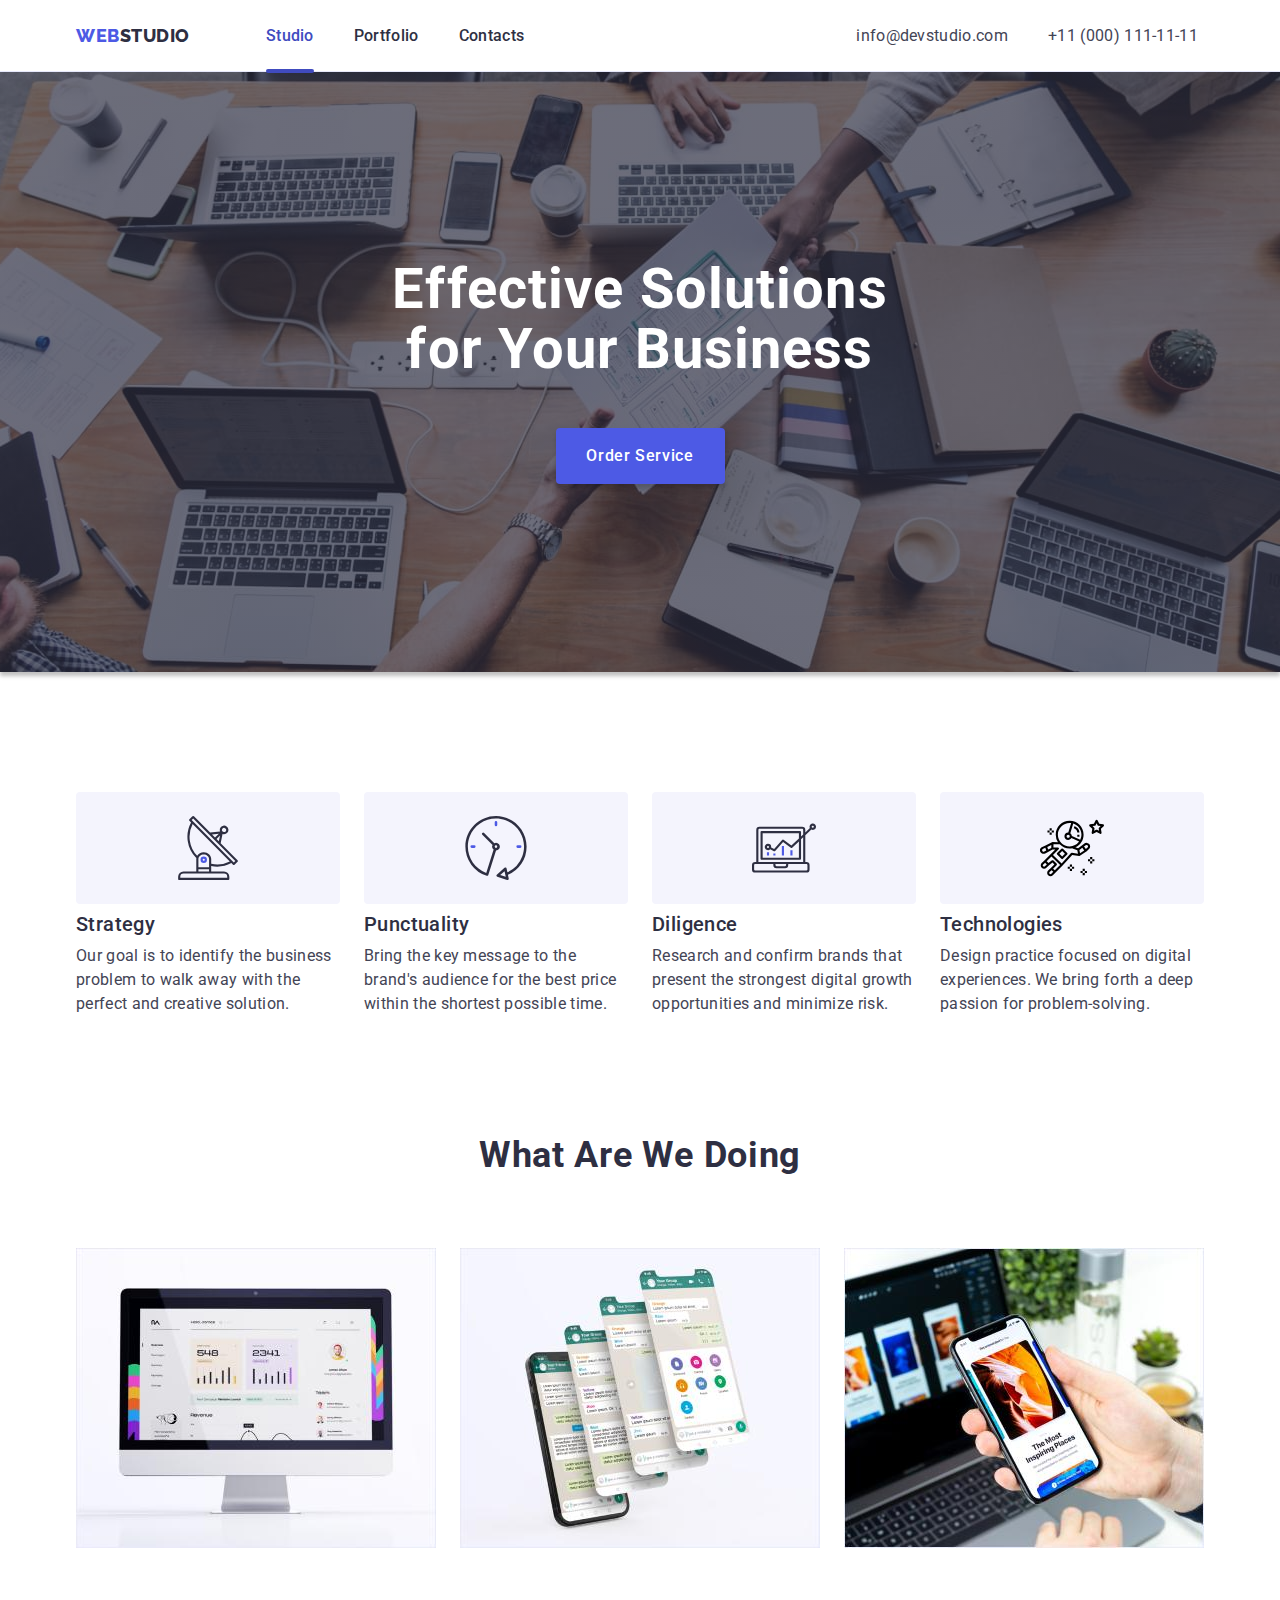
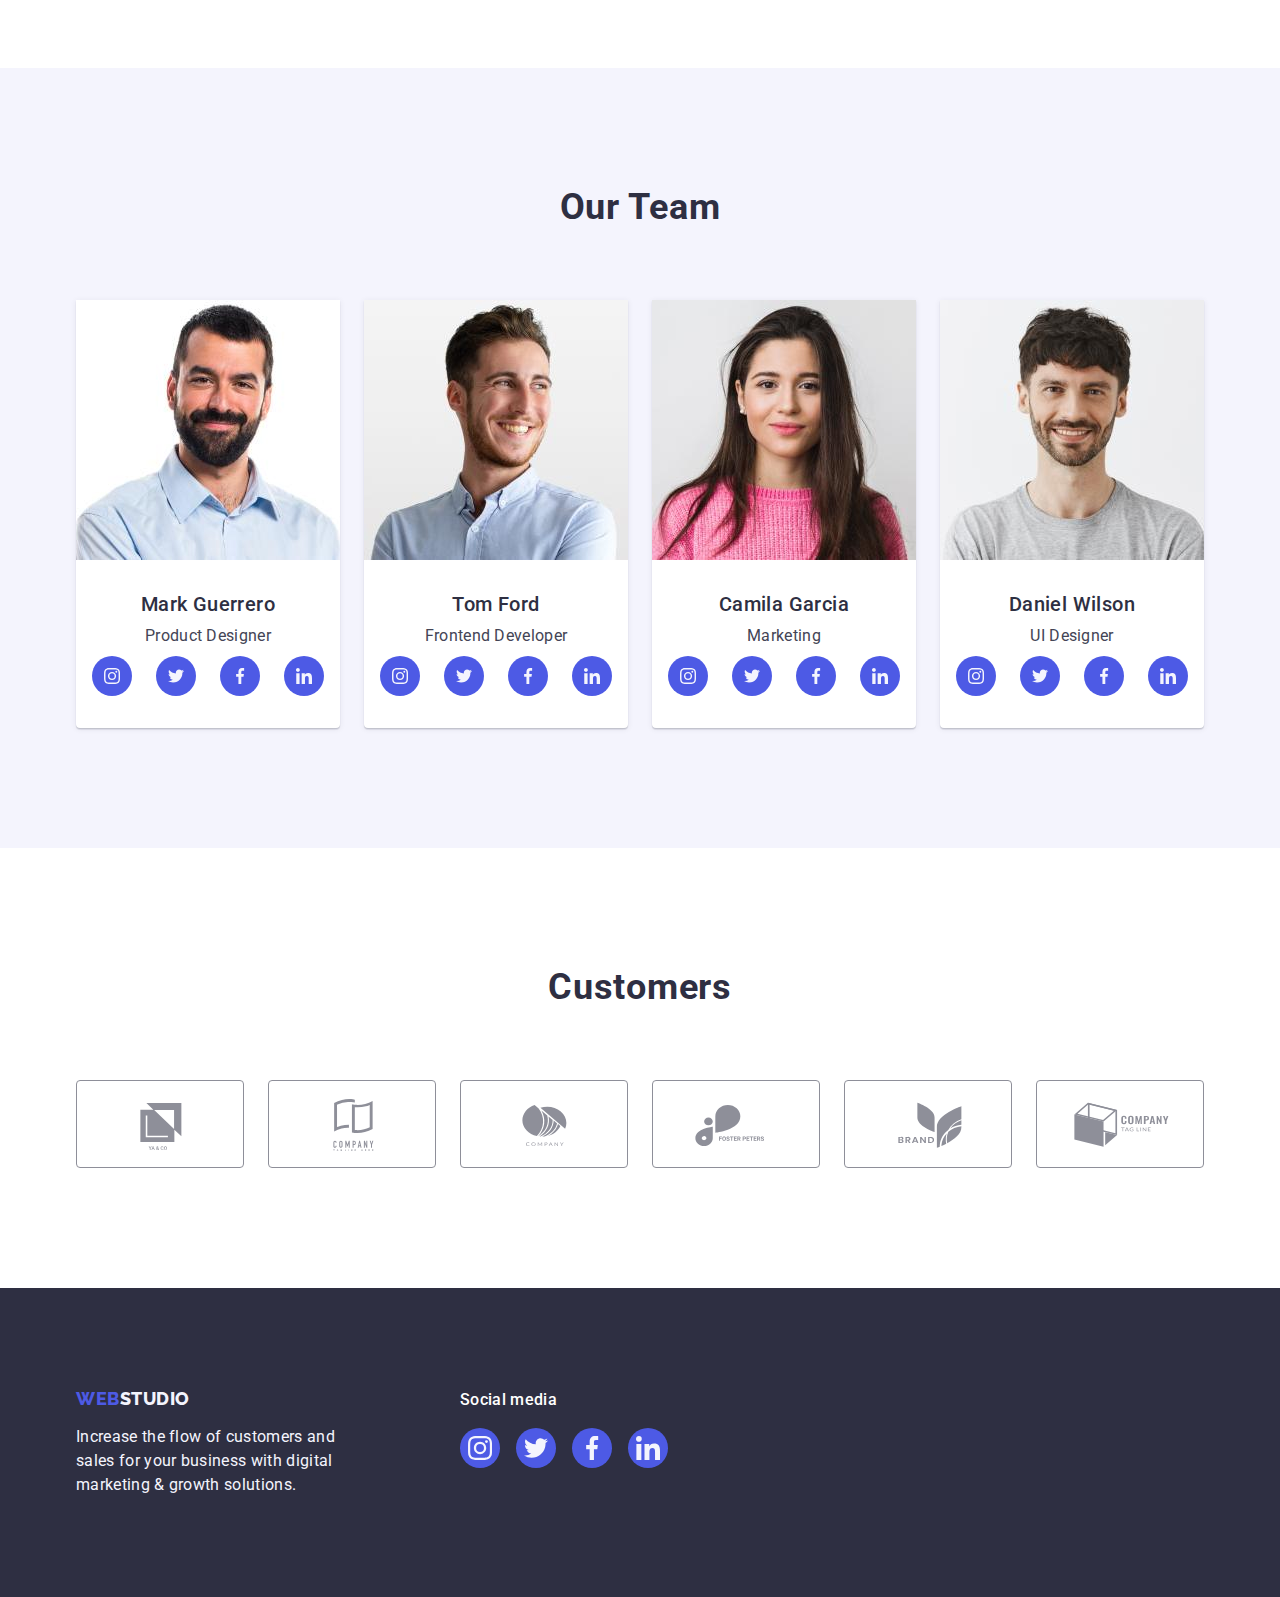
<file: index.html>
<!DOCTYPE html>
<html lang="en">
  <head>
    <meta charset="UTF-8" />
    <meta http-equiv="X-UA-Compatible" content="IE=edge" />
    <meta name="viewport" content="width=device-width, initial-scale=1.0" />

    <title>Document</title>
    <link rel="preconnect" href="https://fonts.googleapis.com" />
    <link rel="preconnect" href="https://fonts.gstatic.com" crossorigin />
    <link
      href="https://fonts.googleapis.com/css2?family=Raleway:wght@800&family=Roboto:wght@400;500;700&display=swap"
      rel="stylesheet"
    />
    <!-- <link rel="stylesheet" href="./css/modern-normalize.css" /> -->
    <link
      rel="stylesheet"
      href="https://cdnjs.cloudflare.com/ajax/libs/modern-normalize/1.0.0/modern-normalize.min.css"
    />
    <link rel="stylesheet" href="./css/styles.css" />
  </head>

  <body>
    <!--!!!!!!!!!!!!!!!!!!!!!!!!!!!!!!!!!!! heder !!!!!!!!!!!!!!!!!!!!!!!!!!!!!!!!!!!!!!!!!!!!!!!!!!!-->
    <header class="header">
      <!-- <div class="nav-div"> -->
      <!-- <nav > -->
      <div class="header-div container">
        <nav class="nav-header">
          <!-- logo -->
          <a href="./index.html" class="link header-logo">
            Web<span class="logo-right">Studio</span></a
          >
          <!-- list -->
          <!-- <div class="header-nav-div"> -->
          <ul class="list-nav list">
            <!-- <ul >  -->
            <li class="item-nav">
              <a href="./index.html" class="link-header link header-activ"
                >Studio</a
              >
            </li>
            <li class="item-nav">
              <a href="./portfolio.html" class="link-header link">Portfolio</a>
            </li>
            <li class="item-nav">
              <a href="" class="link-header link">Contacts</a>
            </li>
          </ul>
          <!-- </div> -->
        </nav>
        <address class="address">
          <ul class="address-list list">
            <li class="address-item">
              <a href="mailto:info@devstudio.com" class="link-addr link"
                >info@devstudio.com</a
              >
            </li>
            <li class="address-item">
              <a href="tel:+110001111111" class="link-addr link"
                >+11 (000) 111-11-11</a
              >
            </li>
          </ul>
        </address>
      </div>
      <!-- </div> -->
    </header>
    <main>
      <!--!!!!!!!!!!!!!!!!!!!!!!!!!!!!!!!!!!!section1 main (hero)-!!!!!!!!!!!!!!!!!!!!!!!!!!!!!!!!!!!!!!!!!!!!!!!!!!!-->
      <section class="hero">
        <div class="div-hero container">
          <h1 class="hero-title">Effective Solutions for Your Business</h1>
          <button type="button" class="btn-hero" data-modal-open>
            Order Service
          </button>
        </div>
      </section>

      <!--!!!!!!!!!!!!!!!!!!!!!!!!!!!!!!!!!!!section2 Features!!!!!!!!!!!!!!!!!!!!!!!!!!!!!!!!!!!!!!!!!!!!!!!!!!!-->

      <section class="about">
        <div class="div-about container">
          <h2 hidden class="visually-hidden">Features</h2>
          <ul class="list-about list">
            <li class="about-item">
              <!--  -->
              <div class="about_item-icon-div">
                <svg class="about-svg" width="64" height="64">
                  <use href="./images/icons.svg#antena"></use>
                  <!-- <use href="./images/svg.svg#icon-antenna"></use>  -->
                </svg>
              </div>

              <h3 class="header-three">Strategy</h3>
              <p class="about-text">
                Our goal is to identify the business problem to walk away with
                the perfect and creative solution.
              </p>
            </li>
            <li class="about-item">
              <div class="about_item-icon-div">
                <svg class="about-svg" width="64" height="64">
                  <use href="./images/icons.svg#clock"></use>
                </svg>
              </div>
              <h3 class="header-three">Punctuality</h3>
              <p class="about-text">
                Bring the key message to the brand's audience for the best price
                within the shortest possible time.
              </p>
            </li>
            <li class="about-item">
              <div class="about_item-icon-div">
                <svg class="about-svg" width="64" height="64">
                  <use href="./images/icons.svg#diagram"></use>
                </svg>
              </div>
              <h3 class="header-three">Diligence</h3>
              <p class="about-text">
                Research and confirm brands that present the strongest digital
                growth opportunities and minimize risk.
              </p>
            </li>
            <li class="about-item">
              <div class="about_item-icon-div">
                <svg class="about-svg" width="64" height="64">
                  <use href="./images/icons.svg#astronaut"></use>
                </svg>
              </div>
              <h3 class="header-three">Technologies</h3>
              <p class="about-text">
                Design practice focused on digital experiences. We bring forth a
                deep passion for problem-solving.
              </p>
            </li>
          </ul>
        </div>
      </section>
      <!--!!!!!!!!!!!!!!!!!!!!!!!!!!!!!!!!!!!section3 What are we doing!!!!!!!!!!!!!!!!!!!!!!!!!!!!!!!!!!!!!!!!!!!!!!!!!!!-->
      <section class="wedoing">
        <div class="div-wedoing container">
          <h2 class="header-two">What are we doing</h2>
          <ul class="list-wedoing list">
            <li class="wedoing-item">
              <img
                src="./images/section3/monitor.jpg"
                alt="monitor"
                width="360"
              />
            </li>
            <li class="wedoing-item">
              <img
                src="./images/section3/screentel.jpg"
                alt="screenshot telephon"
                width="360"
              />
            </li>
            <li class="wedoing-item">
              <img
                src="./images/section3/mostinspirienplace.jpg"
                alt="The most inspirien place"
                width="360"
              />
            </li>
          </ul>
        </div>
      </section>
      <!--!!!!!!!!!!!!!!!!!!!!!!!!!!!!!!!!!!!section4 You team!!!!!!!!!!!!!!!!!!!!!!!!!!!!!!!!!!!!!!!!!!!!!!!!!!!-->
      <section class="section-ourteam">
        <div class="div-ourteam container">
          <h2 class="header-two">Our Team</h2>
          <ul class="list-ourteam list">
            <li class="ourteam-list-item">
              <img
                class="ourteam-img"
                src="./images/section4/markguerrero.jpg"
                alt="Photo Mark Guerrero"
                width="264"
              />
              <div class="ourteam-name">
                <h3 class="header-three">Mark Guerrero</h3>
                <p class="ourteam-paragraf">Product Designer</p>
                <!-- !!!!!!!!!!!-ПОЧАТОК контактів  соц мережах для 1  учасника команди!!!!!!!!!!!!!!!!! -->
                <ul class="socialnet-list list">
                  <li class="socialnet-item">
                    <a
                      href="https://www.instagram.com/"
                      class="social-link"
                      target="_blank"
                      rel="noopener noreferrer"
                    >
                      <svg class="socialnet-svg" width="16" height="16">
                        <use
                          class="socialnet-icon"
                          href="./images/icons.svg#instagram"
                        ></use>
                      </svg>
                    </a>
                  </li>
                  <li class="socialnet-item">
                    <a
                      href="https://twitter.com/"
                      class="social-link"
                      target="_blank"
                      rel="noopener noreferrer"
                    >
                      <svg class="socialnet-svg" width="16" height="16">
                        <use
                          class="socialnet-icon"
                          href="./images/icons.svg#twitter"
                        ></use>
                      </svg>
                    </a>
                  </li>
                  <li class="socialnet-item">
                    <a
                      href="https://www.facebook.com/"
                      class="social-link"
                      target="_blank"
                      rel="noopener noreferrer"
                    >
                      <svg class="socialnet-svg" width="16" height="16">
                        <use
                          class="socialnet-icon"
                          href="./images/icons.svg#facebook"
                        ></use>
                      </svg>
                    </a>
                  </li>
                  <li class="socialnet-item">
                    <a
                      href="https://www.linkedin.com/"
                      class="social-link"
                      target="_blank"
                      rel="noopener noreferrer"
                    >
                      <svg class="socialnet-svg" width="16" height="16">
                        <use
                          class="socialnet-icon"
                          href="./images/icons.svg#linkedin"
                        ></use>
                      </svg>
                    </a>
                  </li>
                </ul>
              </div>
              <!-- !!!!!!!!!!!- КІНЕЦЬ контактів в   соц мережах для 1  учасника команди!!!!!!!!!!!!!!!!! -->
            </li>
            <li class="ourteam-list-item">
              <img
                class="ourteam-img"
                src="./images/section4/tomford.jpg"
                alt="Photo Tom Ford"
                width="264"
              />
              <div class="ourteam-name">
                <h3 class="header-three">Tom Ford</h3>
                <p class="ourteam-paragraf">Frontend Developer</p>
                <!-- !!!!!!!!!!!-ПОЧАТОК контактів  соц мережах для 2 учасника команди!!!!!!!!!!!!!!!!! -->
                <ul class="socialnet-list list">
                  <li class="socialnet-item">
                    <a
                      href="https://www.instagram.com/"
                      class="social-link"
                      target="_blank"
                      rel="noopener noreferrer"
                    >
                      <svg class="socialnet-svg" width="16" height="16">
                        <use
                          class="socialnet-icon"
                          href="./images/icons.svg#instagram"
                        ></use>
                      </svg>
                    </a>
                  </li>
                  <li class="socialnet-item">
                    <a
                      href="https://twitter.com/"
                      class="social-link"
                      target="_blank"
                      rel="noopener noreferrer"
                    >
                      <svg class="socialnet-svg" width="16" height="16">
                        <use
                          class="socialnet-icon"
                          href="./images/icons.svg#twitter"
                        ></use>
                      </svg>
                    </a>
                  </li>
                  <li class="socialnet-item">
                    <a
                      href="https://www.facebook.com/"
                      class="social-link"
                      target="_blank"
                      rel="noopener noreferrer"
                    >
                      <svg class="socialnet-svg" width="16" height="16">
                        <use
                          class="socialnet-icon"
                          href="./images/icons.svg#facebook"
                        ></use>
                      </svg>
                    </a>
                  </li>
                  <li class="socialnet-item">
                    <a
                      href="https://www.linkedin.com/"
                      class="social-link"
                      target="_blank"
                      rel="noopener noreferrer"
                    >
                      <svg class="socialnet-svg" width="16" height="16">
                        <use
                          class="socialnet-icon"
                          href="./images/icons.svg#linkedin"
                        ></use>
                      </svg>
                    </a>
                  </li>
                </ul>
                <!-- !!!!!!!!!!!- КІНЕЦЬ контактів в   соц мережах для 2  учасника команди!!!!!!!!!!!!!!!!! -->
              </div>
            </li>

            <li class="ourteam-list-item">
              <img
                class="ourteam-img"
                src="./images/section4/camilagrcia.jpg"
                alt="Photo Camila Garcia"
                width="264"
              />
              <div class="ourteam-name">
                <h3 class="header-three">Camila Garcia</h3>
                <p class="ourteam-paragraf">Marketing</p>

                <!-- !!!!!!!!!!!-ПОЧАТОК контактів  соц мережах для 3  учасника команди!!!!!!!!!!!!!!!!! -->
                <ul class="socialnet-list list">
                  <li class="socialnet-item">
                    <a
                      href="https://www.instagram.com/"
                      class="social-link"
                      target="_blank"
                      rel="noopener noreferrer"
                    >
                      <svg class="socialnet-svg" width="16" height="16">
                        <use
                          class="socialnet-icon"
                          href="./images/icons.svg#instagram"
                        ></use>
                      </svg>
                    </a>
                  </li>
                  <li class="socialnet-item">
                    <a
                      href="https://twitter.com/"
                      class="social-link"
                      target="_blank"
                      rel="noopener noreferrer"
                    >
                      <svg class="socialnet-svg" width="16" height="16">
                        <use
                          class="socialnet-icon"
                          href="./images/icons.svg#twitter"
                        ></use>
                      </svg>
                    </a>
                  </li>
                  <li class="socialnet-item">
                    <a
                      href="https://www.facebook.com/"
                      class="social-link"
                      target="_blank"
                      rel="noopener noreferrer"
                    >
                      <svg class="socialnet-svg" width="16" height="16">
                        <use
                          class="socialnet-icon"
                          href="./images/icons.svg#facebook"
                        ></use>
                      </svg>
                    </a>
                  </li>
                  <li class="socialnet-item">
                    <a
                      href="https://www.linkedin.com/"
                      class="social-link"
                      target="_blank"
                      rel="noopener noreferrer"
                    >
                      <svg class="socialnet-svg" width="16" height="16">
                        <use
                          class="socialnet-icon"
                          href="./images/icons.svg#linkedin"
                        ></use>
                      </svg>
                    </a>
                  </li>
                </ul>

                <!-- !!!!!!!!!!!- КІНЕЦЬ контактів в   соц мережах для 3  учасника команди!!!!!!!!!!!!!!!!! -->
              </div>
            </li>
            <li class="ourteam-list-item">
              <img
                class="ourteam-img"
                src="./images/section4/danielwilson.jpg"
                alt="Photo Daniel Wilson"
                width="264"
              />
              <div class="ourteam-name">
                <h3 class="header-three">Daniel Wilson</h3>
                <p class="ourteam-paragraf">UI Designer</p>

                <!-- !!!!!!!!!!!-ПОЧАТОК контактів  соц мережах для 4  учасника команди!!!!!!!!!!!!!!!!! -->

                <ul class="socialnet-list list">
                  <li class="socialnet-item">
                    <a
                      href="https://www.instagram.com/"
                      class="social-link"
                      target="_blank"
                      rel="noopener noreferrer"
                    >
                      <svg class="socialnet-svg" width="16" height="16">
                        <use
                          class="socialnet-icon"
                          href="./images/icons.svg#instagram"
                        ></use>
                      </svg>
                    </a>
                  </li>
                  <li class="socialnet-item">
                    <a
                      href="https://twitter.com/"
                      class="social-link"
                      target="_blank"
                      rel="noopener noreferrer"
                    >
                      <svg class="socialnet-svg" width="16" height="16">
                        <use
                          class="socialnet-icon"
                          href="./images/icons.svg#twitter"
                        ></use>
                      </svg>
                    </a>
                  </li>
                  <li class="socialnet-item">
                    <a
                      href="https://www.facebook.com/"
                      class="social-link"
                      target="_blank"
                      rel="noopener noreferrer"
                    >
                      <svg class="socialnet-svg" width="16" height="16">
                        <use
                          class="socialnet-icon"
                          href="./images/icons.svg#facebook"
                        ></use>
                      </svg>
                    </a>
                  </li>
                  <li class="socialnet-item">
                    <a
                      href="https://www.linkedin.com/"
                      class="social-link"
                      target="_blank"
                      rel="noopener noreferrer"
                    >
                      <svg class="socialnet-svg" width="16" height="16">
                        <use
                          class="socialnet-icon"
                          href="./images/icons.svg#linkedin"
                        ></use>
                      </svg>
                    </a>
                  </li>
                </ul>
                <!-- !!!!!!!!!!!- КІНЕЦЬ контактів в   соц мережах для 4  учасника команди!!!!!!!!!!!!!!!!! -->
              </div>
            </li>
          </ul>
        </div>
      </section>
      <!--!!!!!!!!!!!!!!!!!!!!!!!!!!!!!!!!!!!  section5 Customers  !!!!!!!!!!!!!!!!!!!!!!!!!!!!!!!!!!!!!!!!!!!!!!!!!!-->
      <section class="sectoin-customers">
        <div class="customers-div container">
          <h2 class="header-two header-customers">Customers</h2>

          <ul class="customers-list list">
            <li class="customers-item">
              <a href="" class="customers-link">
                <svg class="customers-svg" width="104" height="56">
                  <use
                    class="customers-icon"
                    href="./images/icons.svg#logo1"
                  ></use>
                </svg>
              </a>
            </li>

            <li class="customers-item">
              <a href="" class="customers-link">
                <svg class="customers-svg" width="104" height="56">
                  <use
                    class="customers-icon"
                    href="./images/icons.svg#logo2"
                  ></use>
                </svg>
              </a>
            </li>

            <li class="customers-item">
              <a href="" class="customers-link">
                <svg class="customers-svg" width="104" height="56">
                  <use
                    class="customers-icon"
                    href="./images/icons.svg#logo3"
                  ></use>
                </svg>
              </a>
            </li>

            <li class="customers-item">
              <a href="" class="customers-link">
                <svg class="customers-svg" width="104" height="56">
                  <use
                    class="customers-icon"
                    href="./images/icons.svg#logo4"
                  ></use>
                </svg>
              </a>
            </li>

            <li class="customers-item">
              <a href="" class="customers-link">
                <svg class="customers-svg" width="104" height="56">
                  <use
                    class="customers-icon"
                    href="./images/icons.svg#logo5"
                  ></use>
                </svg>
              </a>
            </li>

            <li class="customers-item">
              <a href="" class="customers-link">
                <svg class="customers-svg" width="104" height="56">
                  <use
                    class="customers-icon"
                    href="./images/icons.svg#logo6"
                  ></use>
                </svg>
              </a>
            </li>
          </ul>
        </div>
      </section>
    </main>

    <!--!!!!!!!!!!!!!!!!!!!!!!!!!!!!!!!!!!! footer !!!!!!!!!!!!!!!!!!!!!!!!!!!!!!!!!!!!!!!!!!!!!!!!-->
    <footer class="footer">
      <div class="footer-div container">
        <div class="footerleft-div">
          <a href="./index.html" class="link footer-logo">
            Web<span class="logo-right-footer">Studio</span></a
          >
          <p class="footer-paragraph">
            Increase the flow of customers and sales for your business with
            digital marketing & growth solutions.
          </p>
        </div>
        <div class="footerright-div">
          <p class="footer-social-paragraph">Social media</p>

          <!-- !!!!!!!!!!!-ПОЧАТОК контактів  соц мережах для футера !!!!!!!!!!!!!!!!! -->
          <ul class="footer-socialnet-list list">
            <li class="socialnet-item">
              <a
                href="https://www.instagram.com/"
                class="social-link"
                target="_blank"
                rel="noopener noreferrer"
              >
                <svg class="socialnet-svg" width="24" height="24">
                  <use
                    class="socialnet-icon"
                    href="./images/icons.svg#instagram"
                  ></use>
                </svg>
              </a>
            </li>
            <li class="socialnet-item">
              <a
                href="https://www.twitter.com/"
                class="social-link"
                target="_blank"
                rel="noopener noreferrer"
              >
                <svg class="socialnet-svg" width="24" height="24">
                  <use
                    class="socialnet-icon"
                    href="./images/icons.svg#twitter"
                  ></use>
                </svg>
              </a>
            </li>
            <li class="socialnet-item">
              <a
                href="https://www.facebook.com/"
                class="social-link"
                target="_blank"
                rel="noopener noreferrer"
              >
                <svg class="socialnet-svg" width="24" height="24">
                  <use
                    class="socialnet-icon"
                    href="./images/icons.svg#facebook"
                  ></use>
                </svg>
              </a>
            </li>
            <li class="socialnet-item">
              <a
                href="https://www.linkedin.com/"
                class="social-link"
                target="_blank"
                rel="noopener noreferrer"
              >
                <svg class="socialnet-svg" width="24" height="24">
                  <use
                    class="socialnet-icon"
                    href="./images/icons.svg#linkedin"
                  ></use>
                </svg>
              </a>
            </li>
          </ul>

          <!-- !!!!!!!!!!! КІНЕЦЬ контактів в   соц мережах для футера!!!!!!!!!!!!!!!!! -->
        </div>
      </div>
    </footer>

    <!--!!!!!!!!!!!!!!!!!!!!!!!!!!!!!!!!!!! modal window !!!!!!!!!!!!!!!!!!!!!!!!!!!!!!!!!!!!!!!-->
    <div class="backdrop is-hidden" data-modal>
      <div class="modal">
        <button type="button" class="close-modwin-btn" data-modal-close>
          <svg class="close-modwin-icon" width="8" height="8">
            <use href="./images/icons.svg#close-btn"></use>
          </svg>
        </button>
      </div>
    </div>
    <!-- !!!!! JavaScript !!!!!!!! -->
    <script src="./js/modal.js"></script>
  </body>
</html>
</file>
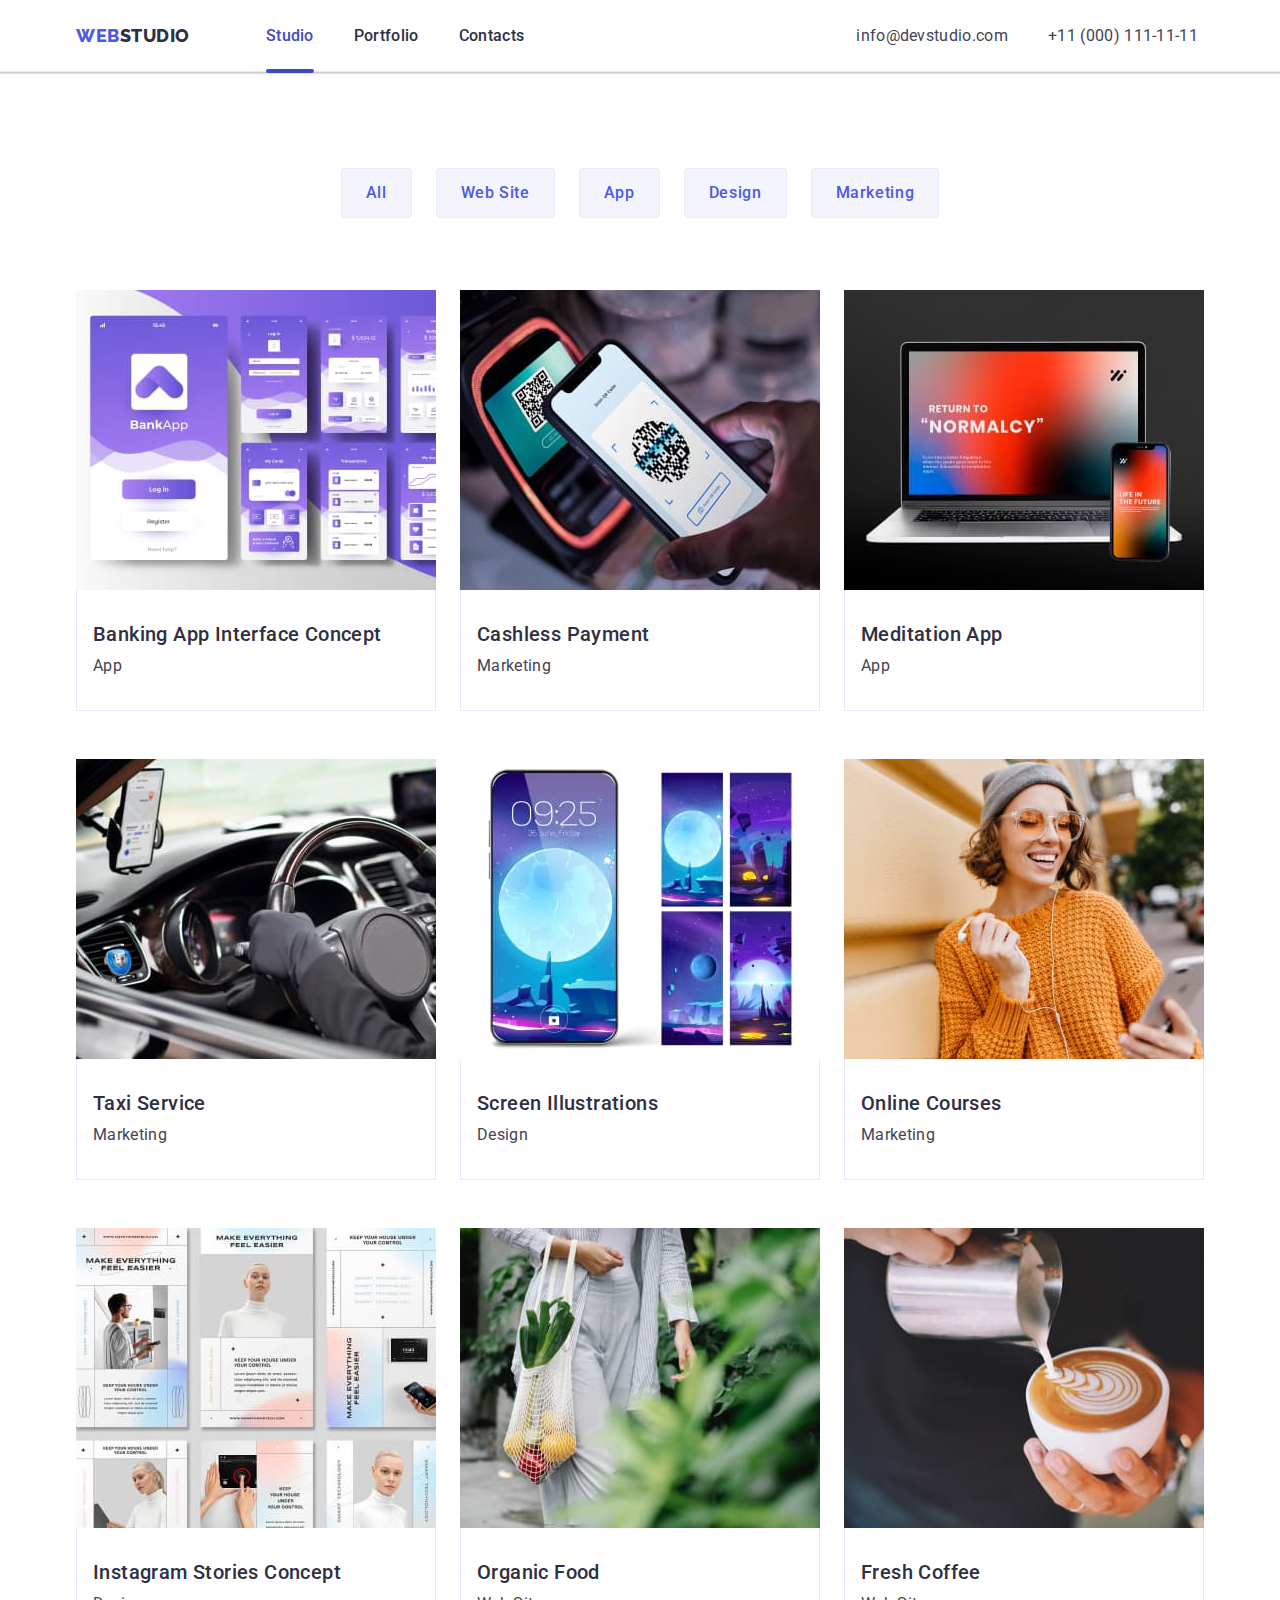
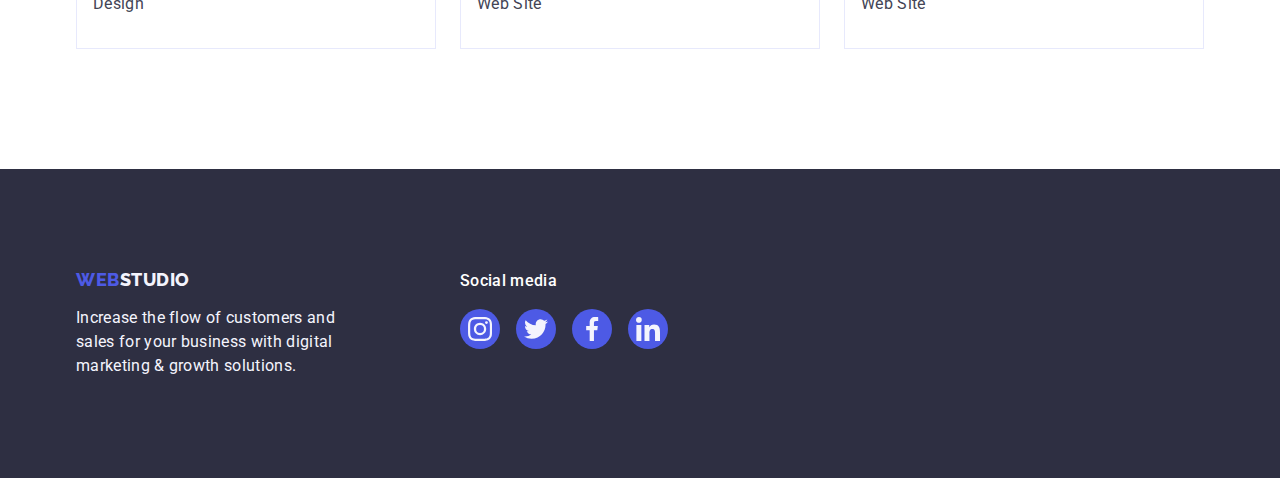
<file: portfolio.html>
<!DOCTYPE html>
<html lang="en">
  <head>
    <meta charset="UTF-8" />
    <meta http-equiv="X-UA-Compatible" content="IE=edge" />
    <meta name="viewport" content="width=device-width, initial-scale=1.0" />
    <title>Document</title>
    <link rel="preconnect" href="https://fonts.googleapis.com" />
    <link rel="preconnect" href="https://fonts.gstatic.com" crossorigin />
    <link
      href="https://fonts.googleapis.com/css2?family=Raleway:wght@800&family=Roboto:wght@400;500;700&display=swap"
      rel="stylesheet"
    />
    <!-- <link rel="stylesheet" href="./css/modern-normalize.css" /> -->
    <link
      rel="stylesheet"
      href="https://cdnjs.cloudflare.com/ajax/libs/modern-normalize/1.0.0/modern-normalize.min.css"
    />
    <link rel="stylesheet" href="./css/styles.css" />
  </head>
  <body>
    <!--!!!!!!!!!!!!!!!!!!!!!!!!!!!!!!!! heder !!!!!!!!!!!!!!!!!!!!!!!!!!!!!!!!!!!!!-->
    <header class="header">
      <!-- <div class="nav-div"> -->
      <!-- <nav > -->
      <div class="header-div container">
        <nav class="nav-header">
          <!-- logo -->
          <a href="./index.html" class="link header-logo">
            Web<span class="logo-right">Studio</span></a
          >
          <!-- list -->
          <!-- <div class="header-nav-div"> -->
          <ul class="list-nav list">
            <!-- <ul >  -->
            <li class="item-nav">
              <a href="./index.html" class="link-header link header-activ"
                >Studio</a
              >
            </li>
            <li class="item-nav">
              <a href="./portfolio.html" class="link-header link">Portfolio</a>
            </li>
            <li class="item-nav">
              <a href="" class="link-header link">Contacts</a>
            </li>
          </ul>
          <!-- </div> -->
        </nav>
        <address class="address">
          <ul class="address-list list">
            <li class="address-item">
              <a href="mailto:info@devstudio.com" class="link-addr link"
                >info@devstudio.com</a
              >
            </li>
            <li class="address-item">
              <a href="tel:+110001111111" class="link-addr link"
                >+11 (000) 111-11-11</a
              >
            </li>
          </ul>
        </address>
      </div>
      <!-- </div> -->
    </header>
    <main>
      <!--!!!!!!!!!!!!!!!!!!!!!!!!!!!!!!!!!!!section works !!!!!!!!!!!!!!!!!!!!!!!!!!!!!!!!!!!!!!!-->
      <section class="works">
        <div class="div-works container">
          <!-- <h1 class="visually-hidden">List of work</h1> -->
          <h1 hidden class="visually-hidden">List of work</h1>
          <!-- <h2 class="visually-hidden">Type of Works and filter</h2> -->
          <ul class="list-btnfiltr list">
            <li class="btn-item">
              <button type="button" class="btn">All</button>
            </li>
            <li class="btn-item">
              <button type="button" class="btn">Web Site</button>
            </li>
            <li class="btn-item">
              <button type="button" class="btn">App</button>
            </li>
            <li class="btn-item">
              <button type="button" class="btn">Design</button>
            </li>
            <li class="btn-item">
              <button type="button" class="btn">Marketing</button>
            </li>
          </ul>

          <ul class="list-works list">
            <li class="works-item">
              <a href="" class="link-works link">
                <div class="works-thumb">
                  <img
                    src="./images/section5/Banking.jpg"
                    alt="Banking App Interface Concept"
                    class="img-works"
                  />

                  <!-- <div class="works-overlay"> -->
                  <p class="works-overlay-txt">
                    14 Stylish and User-Friendly App Design Concepts · Task
                    Manager App · Calorie Tracker App · Exotic Fruit Ecommerce
                    App · Cloud Storage App
                  </p>
                  <!-- </div> -->
                </div>

                <div class="works-text">
                  <h2 class="header-two-portfolio">
                    Banking App Interface Concept
                  </h2>
                  <p class="kidworks-paragr">App</p>
                </div>
              </a>
            </li>

            <li class="works-item">
              <a href="" class="link-works link">
                <div class="works-thumb">
                  <img
                    src="./images/section5/Cashless.jpg"
                    alt="Cashless Payment"
                    class="img-works"
                  />
                  <!-- <div class="works-overlay"> -->
                  <p class="works-overlay-txt">
                    14 Stylish and User-Friendly App Design Concepts · Task
                    Manager App · Calorie Tracker App · Exotic Fruit Ecommerce
                    App · Cloud Storage App
                  </p>
                  <!-- </div> -->
                </div>

                <div class="works-text">
                  <h2 class="header-two-portfolio">Cashless Payment</h2>
                  <p class="kidworks-paragr">Marketing</p>
                </div>
              </a>
            </li>
            <li class="works-item">
              <a href="" class="link-works link">
                <div class="works-thumb">
                  <img
                    src="./images/section5/Meditation.jpg"
                    alt="Meditation App"
                    class="img-works"
                  />
                  <!-- <div class="works-overlay"> -->
                  <p class="works-overlay-txt">
                    14 Stylish and User-Friendly App Design Concepts · Task
                    Manager App · Calorie Tracker App · Exotic Fruit Ecommerce
                    App · Cloud Storage App
                  </p>
                  <!-- </div> -->
                </div>

                <div class="works-text">
                  <h2 class="header-two-portfolio">Meditation App</h2>
                  <p class="kidworks-paragr">App</p>
                </div>
              </a>
            </li>
            <li class="works-item">
              <a href="" class="link-works link">
                <div class="works-thumb">
                  <img
                    src="./images/section5/Taxi.jpg"
                    alt="Taxi Service "
                    class="img-works"
                  />
                  <!-- <div class="works-overlay"> -->
                  <p class="works-overlay-txt">
                    14 Stylish and User-Friendly App Design Concepts · Task
                    Manager App · Calorie Tracker App · Exotic Fruit Ecommerce
                    App · Cloud Storage App
                  </p>
                  <!-- </div> -->
                </div>

                <div class="works-text">
                  <h2 class="header-two-portfolio">Taxi Service</h2>
                  <p class="kidworks-paragr">Marketing</p>
                </div>
              </a>
            </li>
            <li class="works-item">
              <a href="" class="link-works link">
                <div class="works-thumb">
                  <img
                    src="./images/section5/ScreenIllustr.jpg"
                    alt="Screen Illustrations"
                    class="img-works"
                  />
                  <!-- <div class="works-overlay">-->
                  <p class="works-overlay-txt">
                    14 Stylish and User-Friendly App Design Concepts · Task
                    Manager App · Calorie Tracker App · Exotic Fruit Ecommerce
                    App · Cloud Storage App
                  </p>
                  <!-- </div> -->
                </div>

                <div class="works-text">
                  <h2 class="header-two-portfolio">Screen Illustrations</h2>
                  <p class="kidworks-paragr">Design</p>
                </div>
              </a>
            </li>
            <li class="works-item">
              <a href="" class="link-works link">
                <div class="works-thumb">
                  <img
                    src="./images/section5/Courses.jpg"
                    alt="Online Courses"
                    class="img-works"
                  />
                  <!-- <div class="works-overlay"> -->
                  <p class="works-overlay-txt">
                    14 Stylish and User-Friendly App Design Concepts · Task
                    Manager App · Calorie Tracker App · Exotic Fruit Ecommerce
                    App · Cloud Storage App
                  </p>
                  <!-- </div> -->
                </div>

                <div class="works-text">
                  <h2 class="header-two-portfolio">Online Courses</h2>
                  <p class="kidworks-paragr">Marketing</p>
                </div>
              </a>
            </li>
            <li class="works-item">
              <a href="" class="link-works link">
                <div class="works-thumb">
                  <img
                    src="./images/section5/StoriesConcept.jpg"
                    alt="Instagram Stories Concept"
                    class="img-works"
                  />
                  <!-- <div class="works-overlay"> -->
                  <p class="works-overlay-txt">
                    14 Stylish and User-Friendly App Design Concepts · Task
                    Manager App · Calorie Tracker App · Exotic Fruit Ecommerce
                    App · Cloud Storage App
                  </p>
                  <!-- </div> -->
                </div>

                <div class="works-text">
                  <h2 class="header-two-portfolio">
                    Instagram Stories Concept
                  </h2>
                  <p class="kidworks-paragr">Design</p>
                </div>
              </a>
            </li>
            <li class="works-item">
              <a href="" class="link-works link">
                <div class="works-thumb">
                  <img
                    src="./images/section5/FoodOrganic.jpg"
                    alt="Organic Food"
                    class="img-works"
                  />
                  <!-- <div class="works-overlay"> -->
                  <p class="works-overlay-txt">
                    14 Stylish and User-Friendly App Design Concepts · Task
                    Manager App · Calorie Tracker App · Exotic Fruit Ecommerce
                    App · Cloud Storage App
                  </p>
                  <!-- </div> -->
                </div>

                <div class="works-text">
                  <h2 class="header-two-portfolio">Organic Food</h2>
                  <p class="kidworks-paragr">Web Site</p>
                </div>
              </a>
            </li>
            <li class="works-item">
              <a href="" class="link-works link">
                <div class="works-thumb">
                  <img
                    src="./images/section5/Cofee.jpg"
                    alt="Fresh Coffee"
                    class="img-works"
                  />
                  <!-- <div class="works-overlay"> -->
                  <p class="works-overlay-txt">
                    14 Stylish and User-Friendly App Design Concepts · Task
                    Manager App · Calorie Tracker App · Exotic Fruit Ecommerce
                    App · Cloud Storage App
                  </p>
                  <!-- </div> -->
                </div>

                <div class="works-text">
                  <h2 class="header-two-portfolio">Fresh Coffee</h2>
                  <p class="kidworks-paragr">Web Site</p>
                </div>
              </a>
            </li>
          </ul>
        </div>
      </section>
    </main>
    <!--!!!!!!!!!!!!!!!!!!!!!!!!!!!!!!!!!!! footer !!!!!!!!!!!!!!!!!!!!!!!!!!!!!!!!!!!!!!!!!!!!!!!!-->
    <footer class="footer">
      <div class="footer-div container">
        <div class="footerleft-div">
          <a href="./index.html" class="link footer-logo">
            Web<span class="logo-right-footer">Studio</span></a
          >
          <p class="footer-paragraph">
            Increase the flow of customers and sales for your business with
            digital marketing & growth solutions.
          </p>
        </div>
        <div class="footerright-div">
          <p class="footer-social-paragraph">Social media</p>

          <!-- !!!!!!!!!!!-ПОЧАТОК контактів  соц мережах для футера !!!!!!!!!!!!!!!!! -->
          <ul class="footer-socialnet-list list">
            <li class="socialnet-item">
              <a
                href="https://www.instagram.com/"
                class="social-link"
                target="_blank"
                rel="noopener noreferrer"
              >
                <svg class="socialnet-svg" width="24" height="24">
                  <use
                    class="socialnet-icon"
                    href="./images/icons.svg#instagram"
                  ></use>
                </svg>
              </a>
            </li>
            <li class="socialnet-item">
              <a
                href="https://www.twitter.com/"
                class="social-link"
                target="_blank"
                rel="noopener noreferrer"
              >
                <svg class="socialnet-svg" width="24" height="24">
                  <use
                    class="socialnet-icon"
                    href="./images/icons.svg#twitter"
                  ></use>
                </svg>
              </a>
            </li>
            <li class="socialnet-item">
              <a
                href="https://www.facebook.com/"
                class="social-link"
                target="_blank"
                rel="noopener noreferrer"
              >
                <svg class="socialnet-svg" width="24" height="24">
                  <use
                    class="socialnet-icon"
                    href="./images/icons.svg#facebook"
                  ></use>
                </svg>
              </a>
            </li>
            <li class="socialnet-item">
              <a
                href="https://www.linkedin.com/"
                class="social-link"
                target="_blank"
                rel="noopener noreferrer"
              >
                <svg class="socialnet-svg" width="24" height="24">
                  <use
                    class="socialnet-icon"
                    href="./images/icons.svg#linkedin"
                  ></use>
                </svg>
              </a>
            </li>
          </ul>

          <!-- !!!!!!!!!!! КІНЕЦЬ контактів в   соц мережах для футера!!!!!!!!!!!!!!!!! -->
        </div>
      </div>
    </footer>
  </body>
</html>
</file>
<file: css/styles.css>
:root {
  --background-color: #ffffff;
  --body-color: #434455;
  --logocolor-left: #4d5ae5;
  --logocolor-right: #2e2f42;
  --header-color: #2e2f42;
  --text-color-active-link: #4d5ae5;
  --color-btn-hero-active: #404bbf;
  --color-btn-hero: #ffffff;
  --background-color-btn-hero: #4d5ae5;
  --background-color-btn-hero-active: #404bbf;
  --background-color-ourteam: #f4f4fd;
  --logocolor-right-footer: #f4f4fd;
  --footer-paragraf-color: #f4f4fd;
  --background-color-hero: #2e2f42;
  --color-herotitle: #ffffff;
  --heder-portfolio-color: #2e2f42;
  --color-btn-primari: #f4f4fd;
  --background-btn-primary: #4d5ae5;
  --color-btn-secondary: #ffffff;
  --background-btn-secondary: #4d5ae5;
  --color-border-hader: #e7e9fc;
  --fill-social-icon: #f4f4fd;
  --background-color-social: #4d5ae5;
  --color-social-icon: #f4f4fd;
  --background-color-social-activ: #404bbf;
  --background-color-social-footer-activ: #31d0aa;
  --background-color-customers: #8e8f99;
  /* Ocean 404bbf; */
  --background-color-customers-activ: #404bbf;
  /* ACCENT #e7e9fc */
  --background-color-btn-close: #e7e9fc;
  /* NaviBlu#2e2f42; */
  --background-color-btn-close-activ: #2e2f42;
  --backgroun-modal: #fcfcfc;

  --anim-fast: 250ms cubic-bezier(0.4, 0, 0.2, 1);
  --anim-slow: 1250ms cubic-bezier(0.4, 0, 0.2, 1);

  --header-idx: 10;
  --modal-idx: 100;
}

*,
*::after,
*::before {
  box-sizing: border-box;
}

h1,
h2,
h3,
h4,
h5,
h6,
p {
  margin: 0;
}
button {
  cursor: pointer;
}

img {
  display: block;
}

/* body - color text paragraf */
body {
  background-color: var(--background-color); /*#ffffff;*/
  color: var(--body-color); /*#434455;*/

  font-family: 'Roboto', sans-serif;
  font-style: normal;
  font-weight: 400;
  font-size: 16px;
  line-height: 1.5; /* or 150% */
  letter-spacing: 0.02em;
  margin: 0;
}
.container {
  max-width: 1158px;
  min-width: 1128px;
  padding: 0 15px 0 15px;
  margin: 0 auto;
}
.visually-hidden {
  /*cкриваємо правильно заголовки*/
  position: absolute;
  width: 1px;
  height: 1px;
  margin: -1px;
  border: 0;
  padding: 0;
  white-space: nowrap;
  clip-path: inset(100%);
  clip: rect(0 0 0 0);
  overflow: hidden;
}
.link {
  color: var(--body-color); /*#434455; */
  /* убираємо підкреслення з ссилок */
  text-decoration: none;
}

.list {
  /* крапки списків */
  list-style: none;
  padding: 0;
  margin: 0;
}
/* -----------------------------------------------heder -----------------------------------------------------*/
.header {
  z-index: var(--header-idx);
  height: 72px;
  border-bottom: 1px solid var(--color-border-hader);
  box-shadow: 0px 2px 1px rgba(46, 47, 66, 0.08),
    0px 1px 1px rgba(46, 47, 66, 0.16), 0px 1px 6px rgba(46, 47, 66, 0.08);
}
.header-div {
  display: flex;
}
.header-div.container {
  /* background-color: rgb(203, 212, 209);   */
}
.header-logo {
  display: block;
  margin-right: 76px;

  color: var(--logocolor-left); /* #4d5ae5;*/
  font-family: 'Raleway', sans-serif;
  font-weight: 800;
  font-size: 18px;
  line-height: 1.17;
  letter-spacing: 0.03em;
  text-transform: uppercase;
}
.header-logo:hover {
}

.list-nav {
  display: flex;
  padding: 0;
}

.list-nav .item {
}
.item-nav:not(:last-child) {
  margin-right: 40px;
}

.logo-right {
  color: var(--logocolor-right); /*#2e2f42*/
}

.nav-header {
  display: flex;
  align-items: center;
  margin-right: 332px;
}
nav {
  margin-top: 0;
  margin-bottom: 0;
}
.header.nav-div {
  margin-top: 0;
  margin-bottom: 0;
}

.item-nav {
}

.link-header.link {
  display: block;

  color: var(--header-color); /*2e2f42;*/
}
.link-header {
  padding-top: 24px;
  padding-bottom: 24px;
  position: relative;
  display: block;
  text-decoration: none;
  font-weight: 500;
  font-size: 16px;
  line-height: 1.5; /* or 150% */
  letter-spacing: 0.02em;
  transition: color var(--anim-fast);
}
.header-activ.link {
  color: #404bbf;
}
.link-header::after {
  content: '';
  position: absolute;
  /* bottom: 0; */
  bottom: -1px;

  display: block;
  width: 100%;
  height: 4px;
  border-radius: 2px;
}
.link-header:hover,
.link-header:focus {
  color: var(--color-btn-hero-active);
}

.header-activ::after {
  background-color: var(--background-color-social-activ);
}
/* адреса та номер телефону */
.address {
  display: flex;
  align-items: center;
  font-style: normal;
}
.address-list {
  display: flex;
  padding: 0;
}
.address-list .address-item:not(:last-child) {
  margin-right: 40px;
}

.link-addr {
  display: block;
  color: var(--body-color);
  transition: color var(--anim-fast);
}
.link-addr:hover,
.link-addr:focus {
  color: var(--color-btn-hero-active);
}

/* -----------------------main (hero) -----------------------------------------------------*/
.hero {
  background-color: var(--background-color-hero);
  max-width: 1440px;
  height: 600px;
  padding-top: 188px;
  padding-bottom: 188px;

  margin: 0 auto;
  background-image: linear-gradient(
      rgba(46, 47, 66, 0.7),
      rgba(46, 47, 66, 0.7)
    ),
    url('../images/background_hero.jpg');
  background-repeat: no-repeat;
  background-position: center;
  background-size: cover;

  box-shadow: 0px 4px 4px rgba(0, 0, 0, 0.25);
}
.overlay {
  margin: 0 auto;
  background-image: linear-gradient(
      to right,
      rgba(46, 47, 66, 0.7),
      rgba(46, 47, 66, 0.7)
    ),
    url('../images/background_hero.jpg');
  background-repeat: no-repeat;
  background-position: center;
  background-size: cover;
  box-shadow: 0px 4px 4px rgba(0, 0, 0, 0.25);
}
.div-hero {
}
.hero-title {
  max-width: 496px;
  margin-left: auto;
  margin-right: auto;
  margin-bottom: 48px;
  color: var(--color-herotitle); /*#ffffff; */
  font-weight: 700;
  font-size: 56px;
  line-height: 1.07;
  text-align: center;
  letter-spacing: 0.02em;
}
.btn-hero {
  box-sizing: border-box;
  display: block;
  margin-left: auto;
  margin-right: auto;
  height: 56px;
  min-width: 169px;
  border: none;
  box-shadow: 0px 4px 4px rgba(0, 0, 0, 0.15);
  border-radius: 4px;

  background-color: var(--background-color-btn-hero); /*#4D5AE5*/
  color: var(--color-btn-hero); /*#FFFFFF*/
  font-family: 'Roboto', sans-serif;
  font-style: normal;
  font-weight: 500;
  font-size: 16px;
  line-height: 1.5;
  letter-spacing: 0.04em;
  cursor: pointer;
  transition: background-color var(--anim-fast);
}
.btn-hero:hover,
.btn-hero:focus {
  background-color: var(--background-color-btn-hero-active);
}
/* --------------------------section2 Features---------------------------------- */
.about {
  padding: 120px 0;
}
.div-about {
}

.header-two {
  color: var(--header-color);
  font-weight: 700;
  font-size: 36px;
  line-height: 1.11;
  text-align: center;
  letter-spacing: 0.02em;
  text-transform: capitalize;
}
.header-three {
  height: 24px;
  margin-bottom: 8px;
  color: var(--header-color);
  font-weight: 500;
  font-size: 20px;
  line-height: 1.2;
  letter-spacing: 0.02em;
}
.list-about {
  display: flex;
}
.about-item {
  width: 264px;
}
.about_item-icon-div {
  display: flex;
  justify-content: center;
  align-items: center;
  background-color: var(--logocolor-right-footer);
  border-radius: 4px;
  height: 112px;
  margin-bottom: 8px;
}

.about-svg {
}

.about-item:not(:last-child) {
  margin-right: 24px;
}

.about-text {
  height: 72px;
}

/*-------------------section3 What are we doing--------------------------*/
.wedoing {
  padding-bottom: 120px;
}
.div-wedoing {
}
.wedoing .header-two {
  margin-bottom: 72px;
}
.list-wedoing {
  display: flex;
}
.wedoing-item:not(:last-child) {
  margin-right: 24px;
}

.wedoing {
}

/*--------------------section4 You team ----------------------------------------------------------------------------*/
.section-ourteam {
  background-color: var(--background-color-ourteam); /* : #F4F4FD; */

  padding-top: 120px;
  padding-bottom: 120px;
}
.div-ourteam {
}
.div-ourteam .header-two {
  margin-bottom: 72px;
}
.div-ourteam .list-ourteam {
  display: flex;
}

.ourteam-list-item {
  width: 264px;
  background-color: var(--background-color); /* #ffffff; */
  box-shadow: 0px 1px 6px rgba(46, 47, 66, 0.08),
    0px 1px 1px rgba(46, 47, 66, 0.16), 0px 2px 1px rgba(46, 47, 66, 0.08);
  border-radius: 0px 0px 4px 4px;
}
.ourteam-list-item:not(:last-child) {
  margin-right: 24px;
}
.ourteam-name {
  padding-top: 32px;
  padding-bottom: 32px;
}

.ourteam-paragraf {
  font-size: 16px;
  text-align: center;
  padding-bottom: 8px;
}
.ourteam-img {
}

.div-ourteam .header-three {
  height: 24px;
  margin-bottom: 8px;
  text-align: center;
}

.socialnet-icon-div {
  padding-left: 16px;
  padding-right: 16px;
}
.socialnet-list {
  display: flex;
  justify-content: center;
  height: 40px;
  gap: 24px;
}

.socialnet-item {
  display: inline-flex;
  justify-content: center;
  align-items: center;
  width: 40px;
  height: 40px;
}

.social-link {
  width: 100%;
  height: 100%;
  display: flex;
  justify-content: center;
  align-items: center;
  color: var(--color-social-icon);
  background-color: var(--background-btn-primary);
  border-radius: 50%;
  transition: background-color var(--anim-fast);
}
.social-link:hover,
.social-link:focus {
  background-color: var(--background-color-social-activ);
}

.footer .social-link:hover,
.footer .social-link:focus {
  background-color: var(--background-color-social-footer-activ);
}
.socialnet-svg {
  fill: var(--fill-social-icon);
}

.socialnet-icon {
}

/* -------------------section5  Customers -------------- */

.sectoin-customers {
  padding: 120px 0;
}
.customers-div {
}
.header-customers {
  margin-bottom: 72px;
  line-height: 1.1;
}
.customers-list {
  display: flex;
  gap: 24px;
}
.customers-item {
  width: calc((100% - 120px) / 6);
  height: 88px;
}

.customers-link {
  height: 100%;
  width: 100%;

  color: var(--background-color-customers);

  display: flex;
  justify-content: center;
  align-items: center;

  border: 1px solid var(--background-color-customers); /*#8e8f99; */
  border-radius: 4px;

  transition: border-color var(--anim-fast), color var(--anim-fast);
}
.customers-link:hover,
.customers-link:focus {
  border-color: var(--background-color-customers-activ);
  color: var(--background-color-customers-activ);
}
.customers-svg {
  fill: currentColor;
}

.customers-icon {
  width: 54px;
  height: 56px;
}
/*---------------------------- footer -------------------------------------------------------------------------------------*/
.footer {
  background-color: var(--header-color);
  padding-top: 100px;
  padding-bottom: 100px;
}

.footer-div {
  display: flex;
  align-items: baseline;
}
.footerleft-div {
  margin-right: 120px;
}
.footer-logo {
  display: block;
  color: var(--logocolor-left); /* #4d5ae5;*/
  font-family: 'Raleway', sans-serif;
  font-weight: 800;
  font-size: 18px;
  line-height: 1.17;
  letter-spacing: 0.03em;
  text-transform: uppercase;
}

.footer-logo {
  display: inline-block;
  margin-bottom: 16px;
}

.logo-right-footer {
  color: var(--logocolor-right-footer);
}
.footer-paragraph {
  width: 264px;
  height: 72px;
  font-weight: 400;
  letter-spacing: 0.02em;
  color: var(--footer-paragraf-color); /*#f4f4fd;*/
}
.footer-socialnet-list {
  display: flex;

  gap: 16px;
}
.footer-social-paragraph {
  margin-bottom: 16px;
  font-family: 'Roboto';
  font-style: normal;
  font-weight: 500;
  font-size: 16px;
  line-height: 1.5;
  letter-spacing: 0.02em;
  color: var(--color-herotitle);
}

/* --!!!!!!!!!!!!!!!!!!!!!!!!!!!-portfolio --!!!!!!!!!!!!!!!!!!!!!--------------*/
/* --------section works --------------- */
.works {
  padding-top: 96px;
  padding-bottom: 120px;
}
.div-works {
}
.list-btnfiltr {
  display: flex;
  gap: 24px;
  justify-content: center;
  margin-bottom: 72px;
}
.btn-item {
}
.btn {
  padding-top: 12px;
  padding-bottom: 12px;
  padding-left: 24px;
  padding-right: 24px;

  border-radius: 4px;

  font-family: inherit;
  font-weight: 500;
  font-size: 16px;
  line-height: 1.5;

  letter-spacing: 0.04em;

  border: 1px solid var(--color-border-hader); /*#e7e9fc; */
  color: var(--background-btn-primary); /*#4d5ae5  */
  background-color: var(--color-btn-primari); /* #F4F4FD */

  transition: color var(--anim-fast), background-color var(--anim-fast),
    border-color var(--anim-fast), box-shadow var(--anim-fast);
}

.btn:hover,
.btn:focus {
  border: 1px solid transparent;
  /*color: var(--color-btn-primari);  #F4F4FD  */
  color: var(--color-btn-hero); /* #FFFFFF  */
  background-color: var(--background-color-btn-hero-active); /* 404BBF */
  cursor: pointer;
  box-shadow: 0px 3px 1px rgba(0, 0, 0, 0.1), 0px 2px 1px rgba(0, 0, 0, 0.08),
    0px 2px 2px rgba(0, 0, 0, 0.12);
}
.list-works {
  display: flex;
  flex-wrap: wrap;
  column-gap: 24px;
  row-gap: 48px; /* не зрозуміло для чого цей оператор*/
}
.link-works {
  display: block;
  transition: box-shadow var(--anim-fast);
}

.works-thumb {
  position: relative;
  overflow: hidden;
}

/* .works-overlay {
  padding-top: 40px;
  padding-left: 32px;
  padding-right: 32px;
  position: absolute;
  top: 0;
  left: 0;

  width: 100%;
  height: 100%;
  background-color: var(--background-btn-primary);
  transform: translateY(100%);
  transition: transform var(--anim-fast);
} */

.works-overlay-txt {
  position: absolute;
  top: 0;
  left: 0;
  height: 100%;
  transform: translateY(100%);
  padding: 40px 32px;

  color: var(--color-btn-primari);
  background-color: var(--background-btn-primary);
  transition: transform var(--anim-fast);
}

.works-item:hover .works-overlay {
  transform: translateY(0);
}
.link-works:hover .works-overlay-txt,
.link-works:focus .works-overlay-txt {
  transform: translateY(0);
}
.works-item {
  flex-basis: calc((100% - 2 * 24px) / 3);
}

.link-works:hover,
.link-works:focus {
  box-shadow: 0px 1px 6px rgba(46, 47, 66, 0.08),
    0px 1px 1px rgba(46, 47, 66, 0.16), 0px 2px 1px rgba(46, 47, 66, 0.08);
}
.header-two-portfolio {
  margin-bottom: 8px;
  font-weight: 500; /**/
  font-size: 20px; /**/
  line-height: 1.2; /**/
  /* identical to box height, or 120% */
  letter-spacing: 0.02em; /**/
  color: var(--heder-portfolio-color); /*#2e2f42; */
}
.img-works {
  /* margin-bottom: 32px; */
}
.works-text {
  /* margin-bottom: 32px; */
  padding: 32px 16px;
  border: 1px solid var(--color-border-hader); /* #e7e9fc;*/
  border-top: none;
}

.kidworks-paragr {
  font-family: 'Roboto', sans-serif;
  font-style: normal;
  font-weight: 400;
  font-size: 16px;
  line-height: 24px;
  letter-spacing: 0.02em;
  color: var(--body-color); /* #434455; */
}
/* !!!!! modal window !!! */

.backdrop {
  position: fixed;
  top: 0;
  left: 0;
  width: 100%;
  height: 100%;
  /* background-color: rgba(221, 214, 214, 0.5); */
  background-color: rgba(46, 47, 66, 0.4);
  backdrop-filter: blur(2px);
  z-index: var(--modal-idx);
  /* transform: scale(1); */
  transition-property: opacity, visibility;
  transition-duration: 250ms;
  transition-timing-function: cubic-bezier(0.4, 0, 0.2, 1);
}
.backdrop.is-hidden {
  opacity: 0;
  visibility: hidden;
  pointer-events: none;
  /* transform: scale(0); */
}
.modal {
  position: absolute;
  transform: translateY(-50%) translateX(-50%);
  top: calc(50%);
  left: calc(50%);
  width: 408px;
  /* height: 584px; */
  min-height: 576px;
  /* background-color: var(--background-color-btn-close); #e7e9fc;*/
  background: var(--backgroun-modal); /*#fcfcfc;*/
  box-shadow: 0px 1px 1px rgba(0, 0, 0, 0.14), 0px 1px 3px rgba(0, 0, 0, 0.12),
    0px 2px 1px rgba(0, 0, 0, 0.2);
  border: 1px solid rgba(0, 0, 0, 0.1);
  border-radius: 4px;
  transition: transform 250ms cubic-bezier(0.4, 0, 0.2, 1);
}
.close-modwin-btn {
  position: absolute;
  width: 24px;
  height: 24px;

  display: flex;
  justify-content: center;
  align-items: center;
  padding: 0;

  top: 24px;
  right: 24px;
  border-radius: 50%;
  border: 1px solid rgba(0, 0, 0, 0.1);

  background-color: var(--background-color-btn-close);

  /*border-color: var(--background-color-btn-close); #e7e9fc;*/

  transition: background-color var(--anim-fast), border var(--anim-fast);
}

.close-modwin-btn:hover,
.close-modwin-btn:focus {
  /*Ocean */
  background-color: var(--background-color-btn-hero-active); /*#404bbf */
  border: none;
}
.close-modwin-icon {
  fill: var(--background-color-btn-close-activ); /* #2e2f42;*/
  transition: fill var(--anim-fast);
  /* transition: fill 250ms cubic-bezier(0.4, 0, 0.2, 1); */
}
.close-modwin-btn:hover > .close-modwin-icon,
.close-modwin-btn:focus > .close-modwin-icon {
  /* fill: #e7e9fc; */
  fill: #ffffff;
}
</file>
